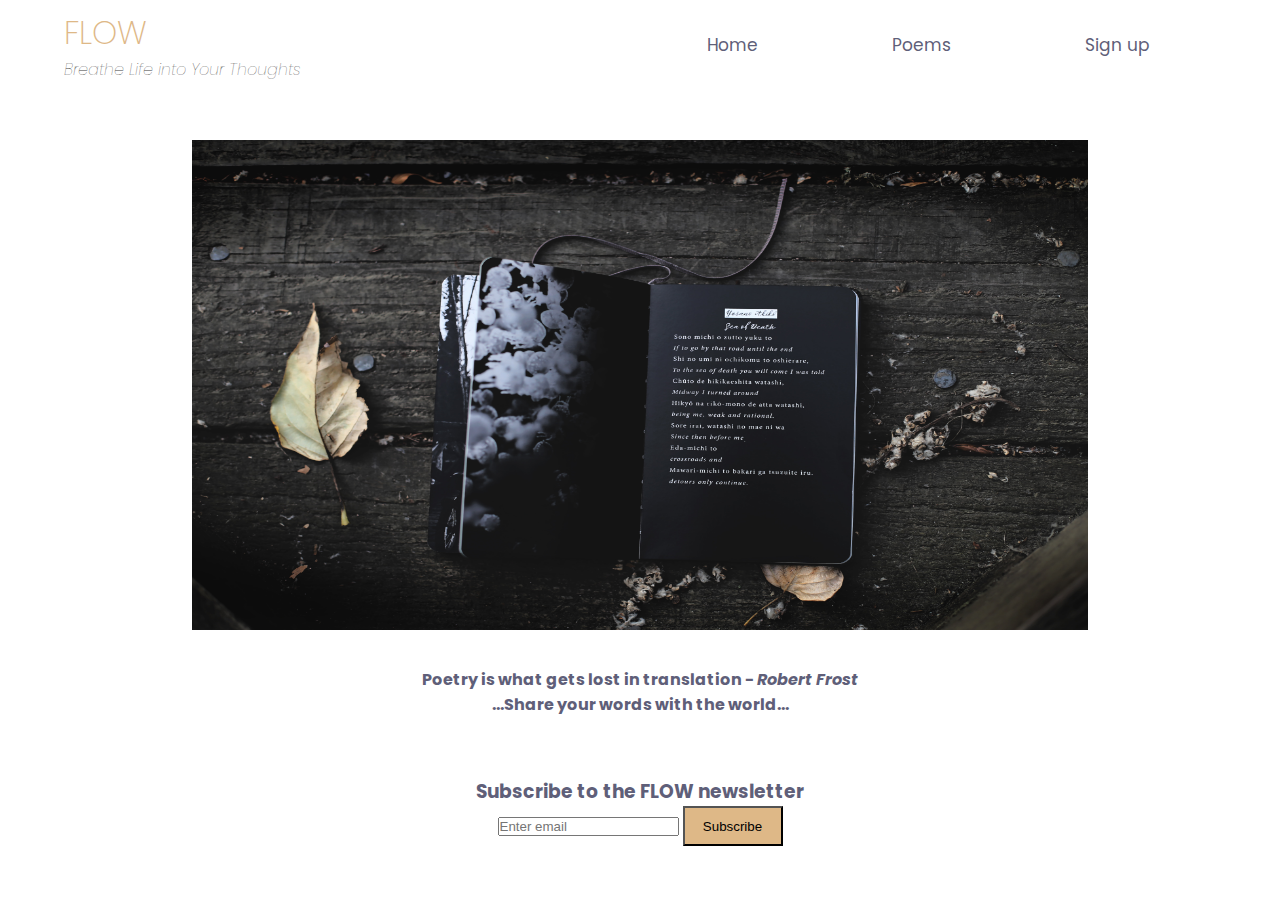
<file: FLOW/index.html>
<!DOCTYPE html>
<html lang="en">
<head>
    <meta charset="UTF-8">
    <meta name="viewport" content="width=device-width, initial">
    <link href="https://fonts.googleapis.com/css?family=Poppins:400,500,500i&display=swap" rel="stylesheet">
    <link rel="stylesheet" href = "FLOW.css"/>
    <title>FLOW - Breathe Life into your Thoughts</title>

</head>
<body>

    <header>
        <div class = "logo-container">
            <h1 class ="logo">FLOW</h1>
            <h4 class = "subtext"><i>Breathe Life into Your Thoughts</i></h4>

        </div>
        <nav>
            <ul class = "nav-links">
                <li><a class = "nav-link" href = "index.html">Home</a></li>
                <li><a class = "nav-link" href = "Poems.html">Poems</a></li>
                <li><a class = "nav-link" href = "Signup.html">Sign up</a></li>
            </ul>

        </nav>

    
    </header>

    <main>
        <section class = "introduction">
    
            <div class = "cover">
                <img src = "Images/cover.jpg" />
            </div>

            <div class = "intro-text">
                <h4>Poetry is what gets lost in translation - <i>Robert Frost</i></h4>
                <h4>...Share your words with the world...</h4>
            </div>
            

        <section class = "newsletter">
            <div class = "newsletter- container">
                <h3> Subscribe to the FLOW newsletter</h3>
                <form>
                    <input type = "email" placeholder = "Enter email">
                    <button type = "submit" class = "button" >Subscribe</button>
                </form>
            </div>
        </section>
    </main>

</body>
</html>
</file>
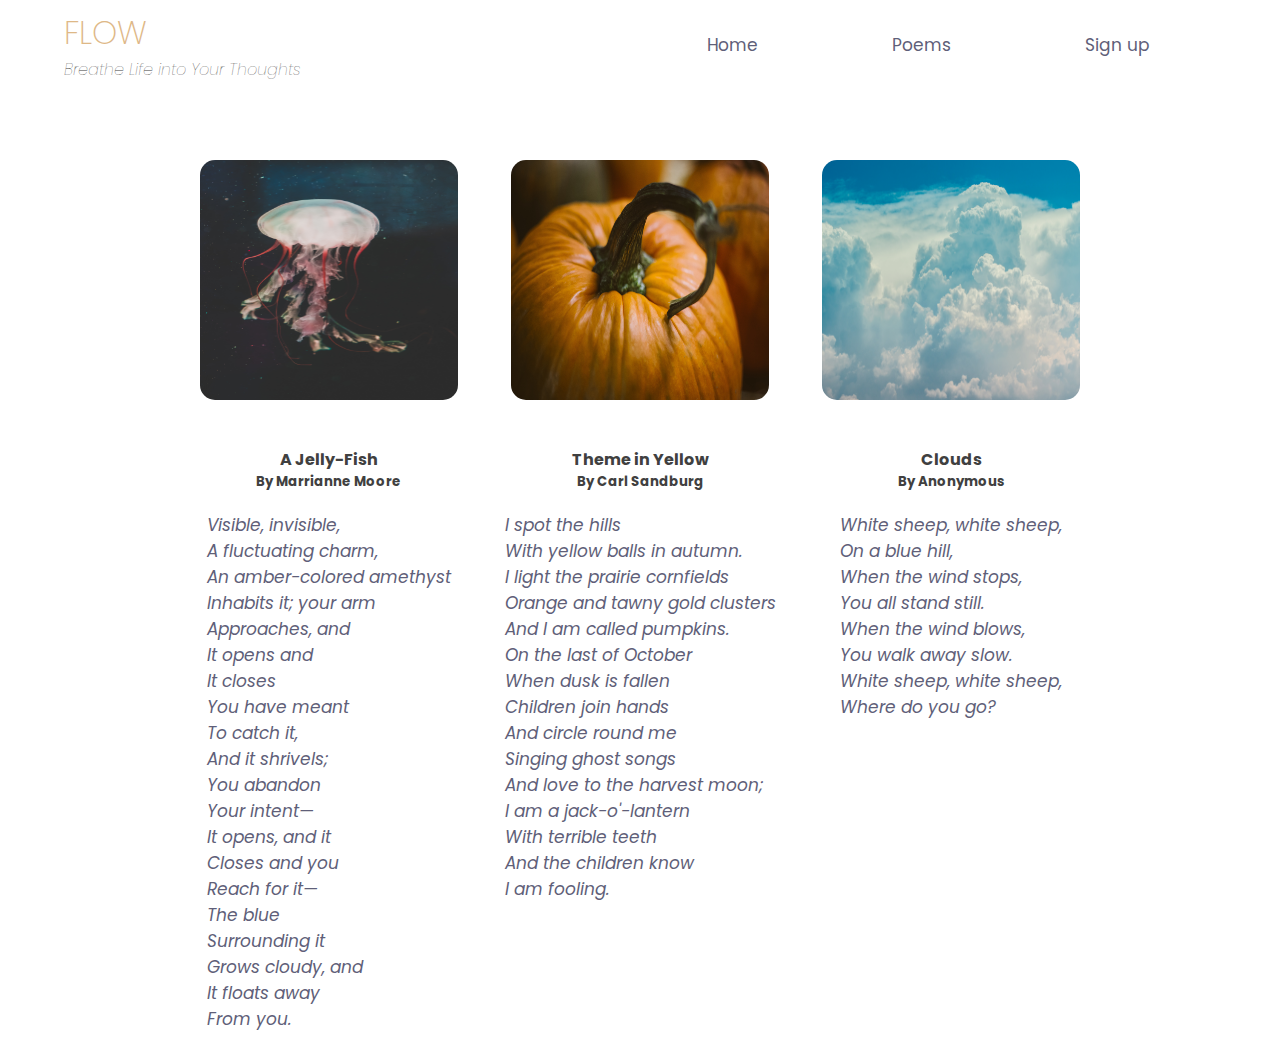
<file: FLOW/Poems.html>
<!DOCTYPE html>
<html lang="en">
<head>
    <meta charset="UTF-8">
    <meta name="viewport" content="width=device-width, initial">
    <link href="https://fonts.googleapis.com/css?family=Poppins:400,500,500i&display=swap" rel="stylesheet">
    <link rel="stylesheet" href = "FLOW.css"/>
    <title>FLOW - Breathe Life into your Thoughts</title>

</head>
<body>

    <header>
        <div class = "logo-container">
            <h1 class ="logo">FLOW</h1>
            <h4 class = "subtext"><i>Breathe Life into Your Thoughts</i></h4>

        </div>
        <nav>
            <ul class = "nav-links">
                <li><a class = "nav-link" href = "index.html">Home</a></li>
                <li><a class = "nav-link" href = "Poems.html">Poems</a></li>
                <li><a class = "nav-link" href = "Signup.html">Sign up</a></li>
            </ul>

        </nav>


    </header>

    <main>
        
        <section class = "boxes">
            <div class = "container">
                <div class ="box">
                    <img src = "Images/jellyfish poem thumbnail.jpg" /> 
                    <div class = "poem-container">
                        <div class = "poem-header">
                            <h4>A Jelly-Fish</h4>
                            <h5>By Marrianne Moore</h5>
                        </div>
                        
                        <p class = "poem"><i>Visible, invisible,<br>
                            A fluctuating charm,<br>
                            An amber-colored amethyst<br>
                            Inhabits it; your arm<br>
                            Approaches, and<br>
                            It opens and<br>
                            It closes<br>
                            You have meant<br>
                            To catch it,<br>
                            And it shrivels;<br>
                            You abandon<br>
                            Your intent—<br>
                            It opens, and it<br>
                            Closes and you<br>
                            Reach for it—<br>
                            The blue<br>
                            Surrounding it<br>
                            Grows cloudy, and<br>
                            It floats away<br>
                            From you.</i></p>
                    </div>

                    </div>
                    
                <div class ="box">
                    <img src = "Images/theme in yellow poem thumbnail.jpg" /> 
                    <div class = "poem-container">
                        <div class = "poem-header">
                            <h4>Theme in Yellow</h4>
                            <h5>By Carl Sandburg</h5>
                        </div>
                        
                        <p class = "poem"><i>I spot the hills<br>
                            With yellow balls in autumn. <br>
                            I light the prairie cornfields <br>
                            Orange and tawny gold clusters <br>
                            And I am called pumpkins. <br>
                            On the last of October <br>
                            When dusk is fallen<br> 
                            Children join hands <br>
                            And circle round me <br>
                            Singing ghost songs <br>
                            And love to the harvest moon; <br>
                            I am a jack-o'-lantern <br>
                            With terrible teeth <br>
                            And the children know <br>
                            I am fooling.</i></p><br>
                    </div>

                    </div>
                    
                <div class ="box">
                    <img src = "Images/clouds poem thumbnail.jpg" /> 
                    <div class = "poem-container">
                        <div class = "poem-header">
                            <h4>Clouds</h4>
                            <h5>By Anonymous</h5>
                        </div>
                        
                        <p class = "poem"><i>White sheep, white sheep,<br>
                            On a blue hill,<br>
                            When the wind stops,<br>
                            You all stand still.<br>
                            When the wind blows,<br>
                            You walk away slow.<br>
                            White sheep, white sheep,<br>
                            Where do you go?</i></p>

                    </div>
                    

                </div>

            </div>
        </section>
    </main>

</body>
</html>
</file>
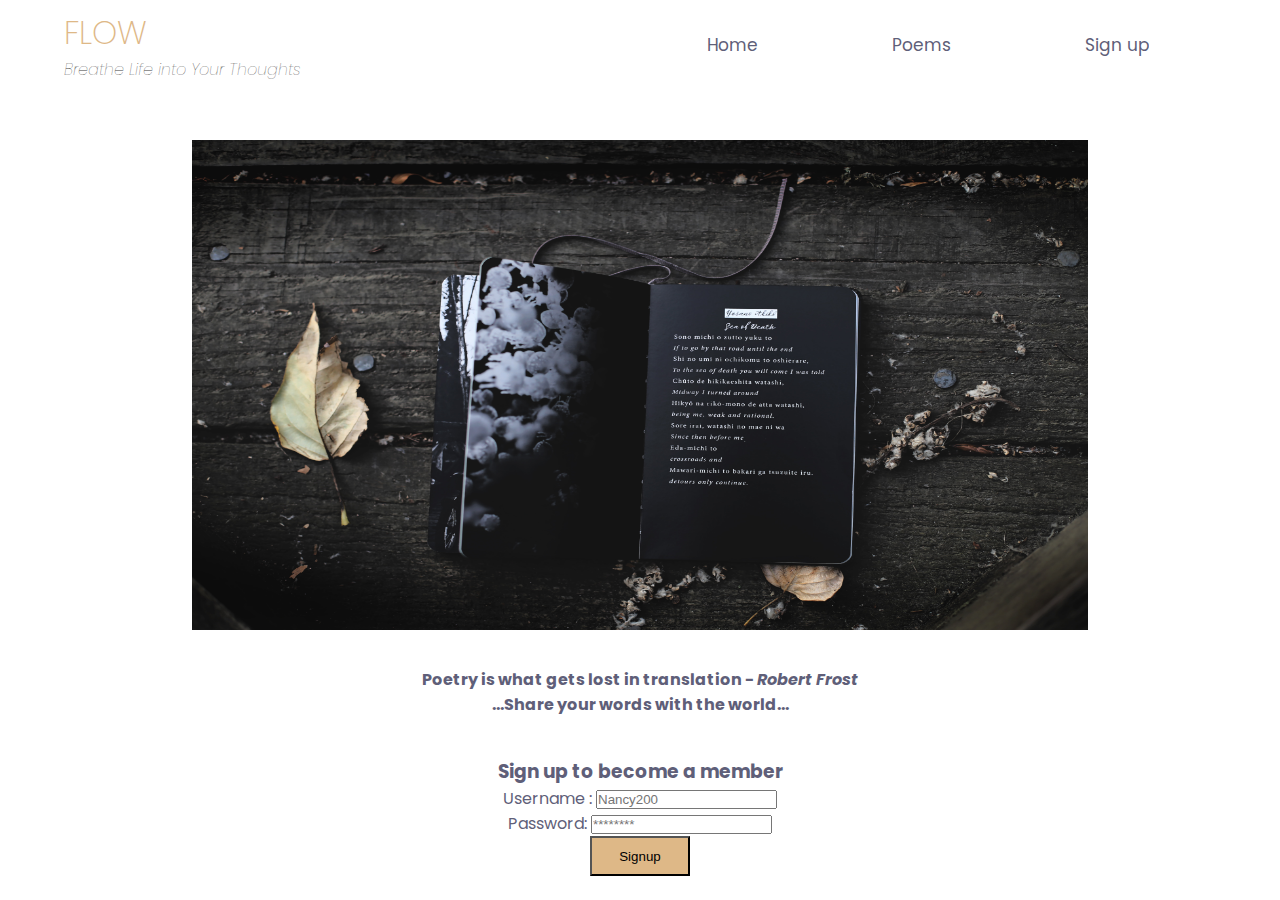
<file: FLOW/Signup.html>
<!DOCTYPE html>
<html lang="en">
<head>
    <meta charset="UTF-8">
    <meta name="viewport" content="width=device-width, initial">
    <link href="https://fonts.googleapis.com/css?family=Poppins:400,500,500i&display=swap" rel="stylesheet">
    <link rel="stylesheet" href = "FLOW.css"/>
    <title>FLOW - Breathe Life into your Thoughts</title>

</head>
<body>

    <header>
        <div class = "logo-container">
            <h1 class ="logo">FLOW</h1>
            <h4 class = "subtext"><i>Breathe Life into Your Thoughts</i></h4>

        </div>
        <nav>
            <ul class = "nav-links">
                <li><a class = "nav-link" href = "index.html">Home</a></li>
                <li><a class = "nav-link" href = "Poems.html">Poems</a></li>
                <li><a class = "nav-link" href = "Signup.html">Sign up</a></li>
            </ul>

        </nav>

    
    </header>

    <main>
        <section class = "introduction">
    
            <div class = "cover">
                <img src = "Images/cover.jpg" />
            </div>

            <div class = "intro-text">
                <h4>Poetry is what gets lost in translation - <i>Robert Frost</i></h4>
                <h4>...Share your words with the world...</h4>
            </div>

            
        
        </section>

        <section class = "signup">
            <div class = "signup">
                <h3> Sign up to become a member</h3>
                <form>
                    <label> Username : </label>
                    <input type = "text" name = "Username" placeholder = "Nancy200" /> <br/>
    
                    <label> Password: </label>
                    <input type = "password" name = "password" placeholder = "********" /><br/>
    
                    
                
                    <button type = "submit" class = "button" >Signup</button>
    
                </form>
            </div>
        </section>
    </main>

</body>
</html>
</file>
<file: FLOW/FLOW.css>
*{
    padding: 0px;
    margin: 0px;
    box-sizing: border-box;
}

body{
    font-family: 'Poppins', sans-serif; 
}

header{
    display: flex;
    height: 10vh;
    width: 90%;
    margin: auto;
    align-items: center ;

}

.logo-container{
    flex: 2;
    text-align: left;
    
    
    
}

.logo{
    
    color: #DEB887;
    font-weight: 200;

    
    

}
.subtext{
   
    color: #404040;
    font-weight: 100;
    
}

nav{

    flex: 2;

}

.nav-links{
    justify-content: space-around;
    list-style: none;
    display: flex;
}

.nav-link{

    color: #5f5f79;
    font-size: 17px;
    text-decoration: none;
    

}

.page-title{
    color: #5f5f79;
    text-align : left;
}

.introduction{
    color: #5f5f79;
    text-align: center;

}

.cover img {
    padding-top: 50px;
    height : 60vh;
    width : 70%;
    
}

.intro-text{
    padding-top: 30px;

}

.button{
    background: #DEB887;
    height: 40px;
    width: 100px;
    
}


.container{

    width: 80%;
    margin :auto;
    overflow: hidden;
    margin-top: 60px;
    text-align: center;

    
}
.box{
    
    
    width: 30%;
    padding: 10px;
    display: inline-block;
    vertical-align: top;
    
    
    
}
.box img{
    height: 240px;
    width : 90%;
    border-radius: 15px;

    
}
.poem-container{
    text-align: center;


}
.poem-header{
    float: center;
    color: #404040;
    padding-top: 40px;
    text-align: center;
    


}
.poem{
    padding-top: 20px;
    font-size: 17px;
    color: #5f5f79;
    display: inline-block;
    text-align: left;
    


}

.signup{
    text-align: center;
    color: #5f5f79;
    padding-top: 20px;

}
</file>
